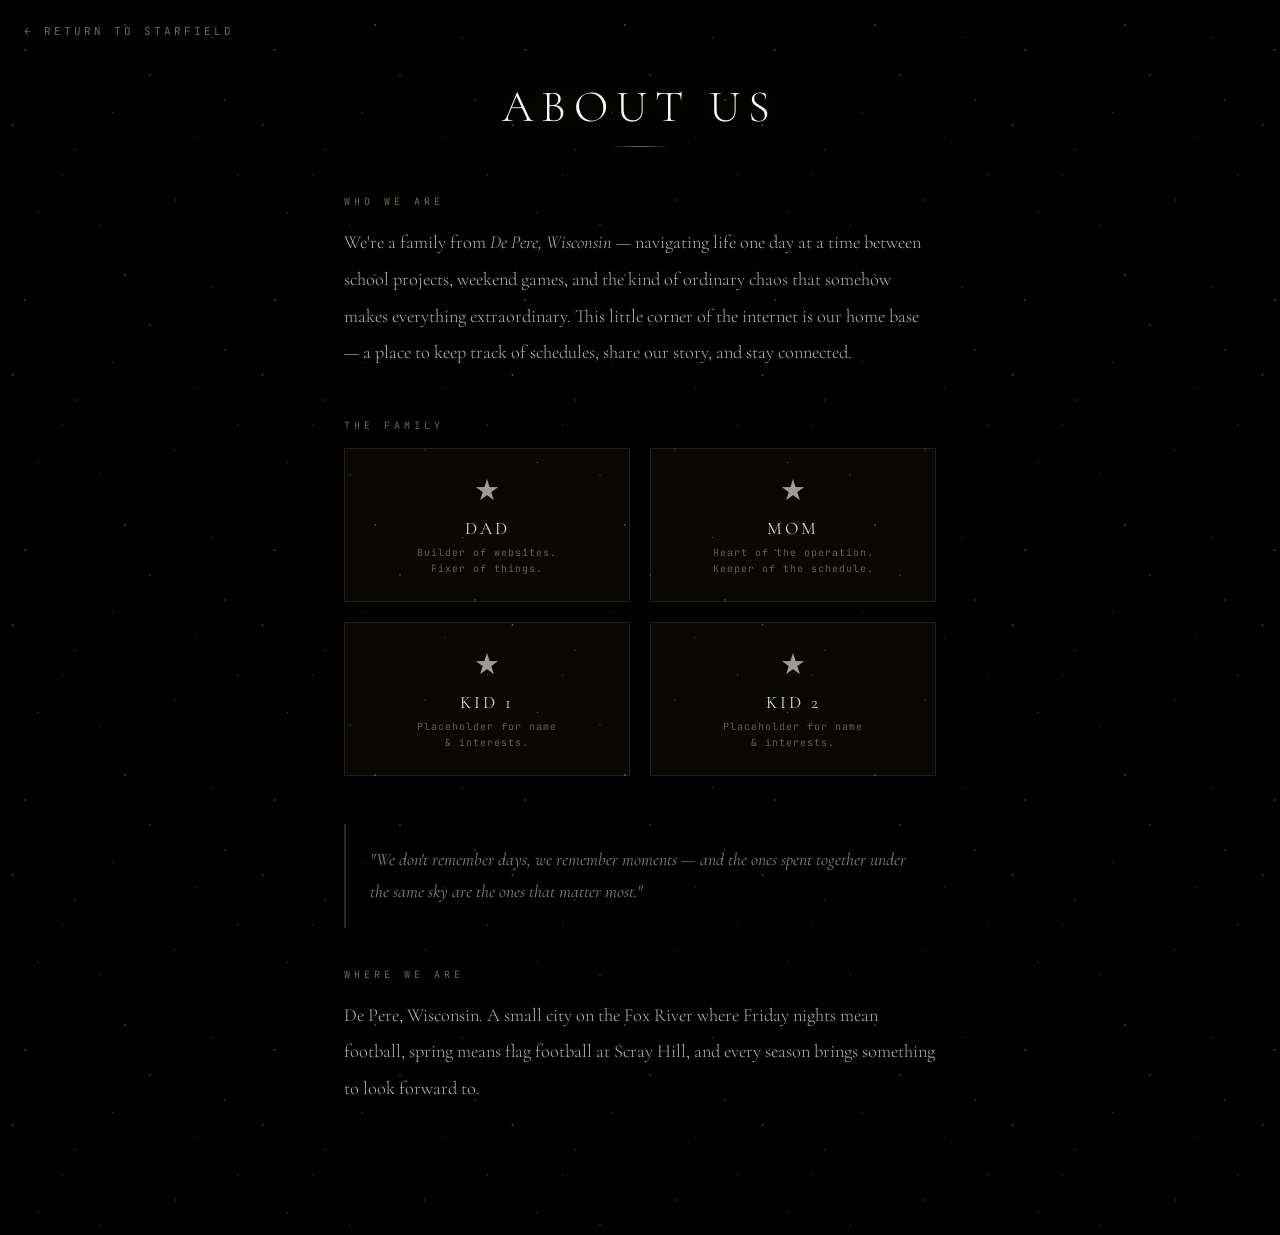
<file: about.html>
<!DOCTYPE html>
<html lang="en">
<head>
<meta charset="UTF-8">
<meta name="viewport" content="width=device-width, initial-scale=1.0">
<title>About Us</title>
<link rel="stylesheet" href="starfield.css">
</head>
<body>

<a href="index.html" class="back-link back-link--gold">Return to Starfield</a>

<div class="page-container">
  <h1 class="page-title page-title--gold">About Us</h1>
  <div class="divider divider--gold"></div>

  <p class="section-label section-label--gold">Who We Are</p>
  <p class="body-text">
    We're a family from <em class="em--gold">De Pere, Wisconsin</em> — navigating life one day at a time between school projects,
    weekend games, and the kind of ordinary chaos that somehow makes everything extraordinary. This little corner
    of the internet is our home base — a place to keep track of schedules, share our story, and stay connected.
  </p>

  <p class="section-label section-label--gold">The Family</p>
  <div class="family-grid">
    <div class="family-card">
      <div class="icon">★</div>
      <div class="member-name">Dad</div>
      <div class="member-desc">Builder of websites.<br>Fixer of things.</div>
    </div>
    <div class="family-card">
      <div class="icon">★</div>
      <div class="member-name">Mom</div>
      <div class="member-desc">Heart of the operation.<br>Keeper of the schedule.</div>
    </div>
    <div class="family-card">
      <div class="icon">★</div>
      <div class="member-name">Kid 1</div>
      <div class="member-desc">Placeholder for name<br>&amp; interests.</div>
    </div>
    <div class="family-card">
      <div class="icon">★</div>
      <div class="member-name">Kid 2</div>
      <div class="member-desc">Placeholder for name<br>&amp; interests.</div>
    </div>
  </div>

  <div class="quote-block">
    "We don't remember days, we remember moments — and the ones spent together under the same sky are the ones that matter most."
  </div>

  <p class="section-label section-label--gold">Where We Are</p>
  <p class="body-text">
    De Pere, Wisconsin. A small city on the Fox River where Friday nights mean football, spring means
    flag football at Scray Hill, and every season brings something to look forward to.
  </p>
</div>

</body>
</html>
</file>
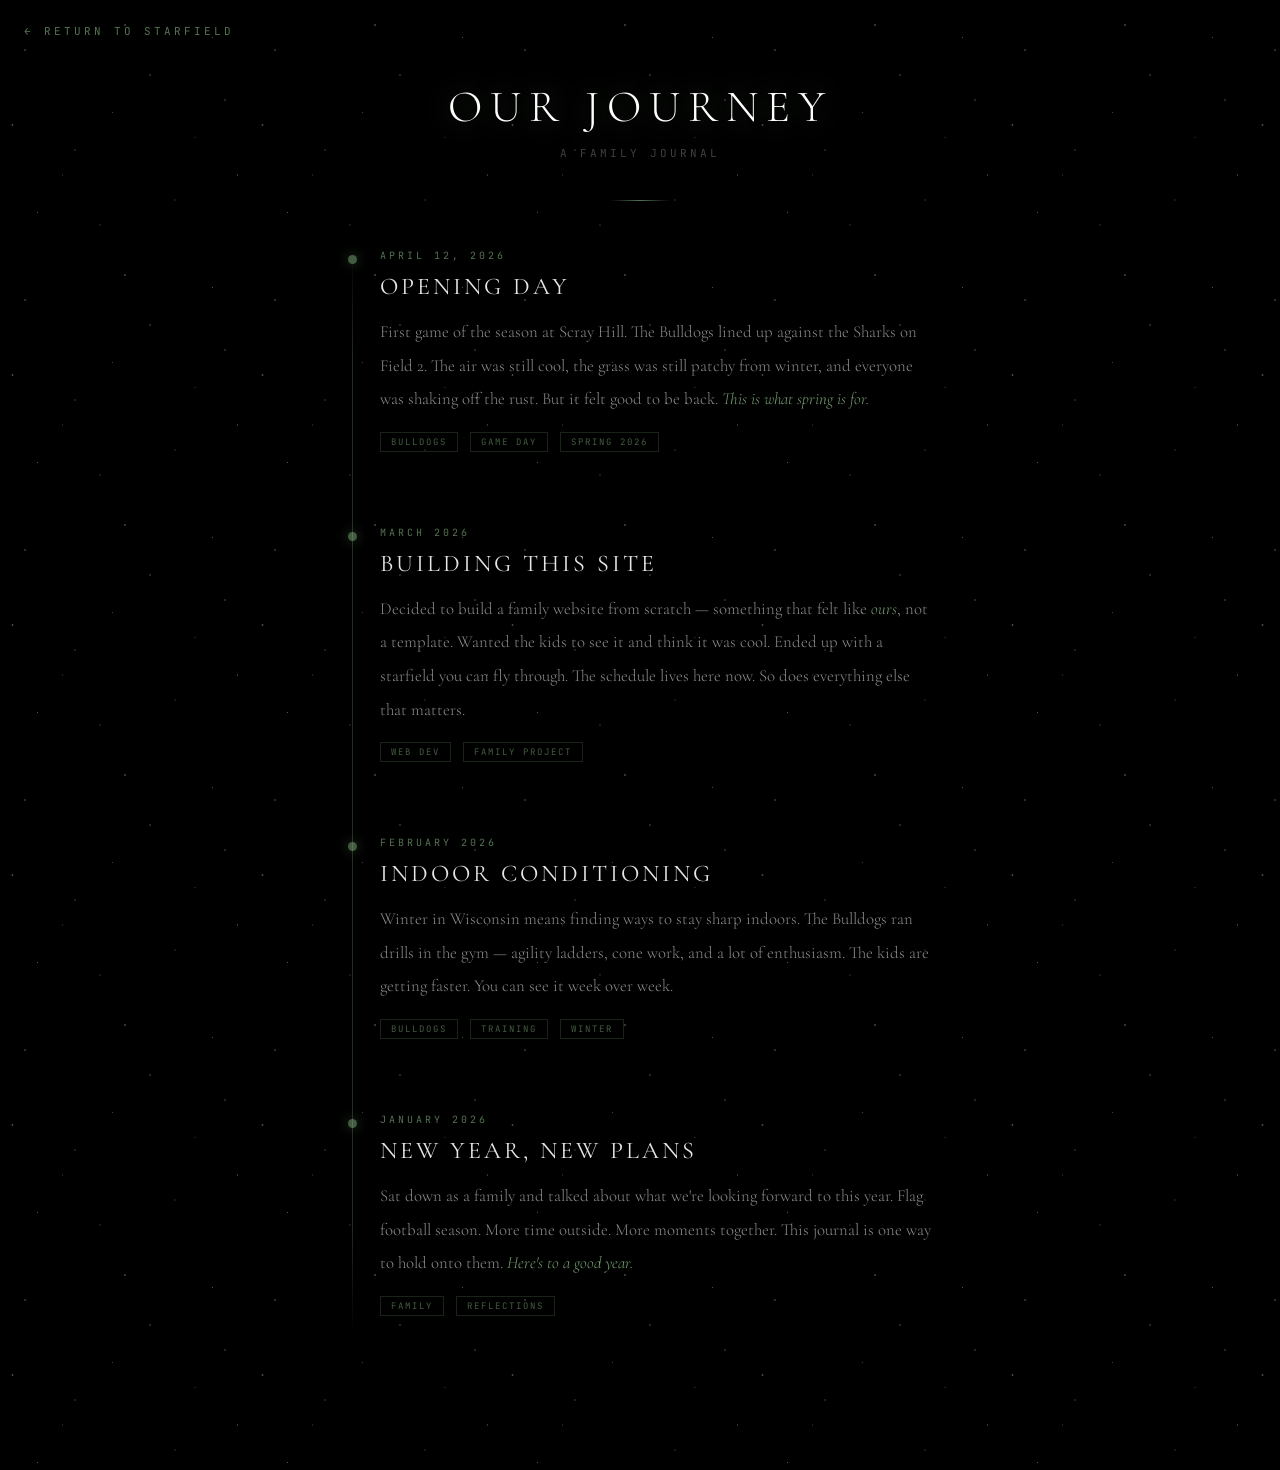
<file: journey.html>
<!DOCTYPE html>
<html lang="en">
<head>
<meta charset="UTF-8">
<meta name="viewport" content="width=device-width, initial-scale=1.0">
<title>Our Journey</title>
<link rel="stylesheet" href="starfield.css">
</head>
<body>

<a href="index.html" class="back-link back-link--green">Return to Starfield</a>

<div class="page-container">
  <h1 class="page-title page-title--green">Our Journey</h1>
  <p class="page-subtitle">A family journal</p>
  <div class="divider divider--green"></div>

  <div class="timeline">

    <div class="journal-entry">
      <div class="entry-date">April 12, 2026</div>
      <div class="entry-title">Opening Day</div>
      <div class="entry-body">
        First game of the season at Scray Hill. The Bulldogs lined up against the Sharks on Field 2.
        The air was still cool, the grass was still patchy from winter, and everyone was shaking off
        the rust. But it felt good to be back. <em>This is what spring is for.</em>
      </div>
      <div class="entry-tags">
        <span>Bulldogs</span>
        <span>Game Day</span>
        <span>Spring 2026</span>
      </div>
    </div>

    <div class="journal-entry">
      <div class="entry-date">March 2026</div>
      <div class="entry-title">Building This Site</div>
      <div class="entry-body">
        Decided to build a family website from scratch — something that felt like <em>ours</em>, not
        a template. Wanted the kids to see it and think it was cool. Ended up with a starfield you
        can fly through. The schedule lives here now. So does everything else that matters.
      </div>
      <div class="entry-tags">
        <span>Web Dev</span>
        <span>Family Project</span>
      </div>
    </div>

    <div class="journal-entry">
      <div class="entry-date">February 2026</div>
      <div class="entry-title">Indoor Conditioning</div>
      <div class="entry-body">
        Winter in Wisconsin means finding ways to stay sharp indoors. The Bulldogs ran drills in the
        gym — agility ladders, cone work, and a lot of enthusiasm. The kids are getting faster. You
        can see it week over week.
      </div>
      <div class="entry-tags">
        <span>Bulldogs</span>
        <span>Training</span>
        <span>Winter</span>
      </div>
    </div>

    <div class="journal-entry">
      <div class="entry-date">January 2026</div>
      <div class="entry-title">New Year, New Plans</div>
      <div class="entry-body">
        Sat down as a family and talked about what we're looking forward to this year.
        Flag football season. More time outside. More moments together. This journal
        is one way to hold onto them. <em>Here's to a good year.</em>
      </div>
      <div class="entry-tags">
        <span>Family</span>
        <span>Reflections</span>
      </div>
    </div>

  </div>
</div>

</body>
</html>
</file>
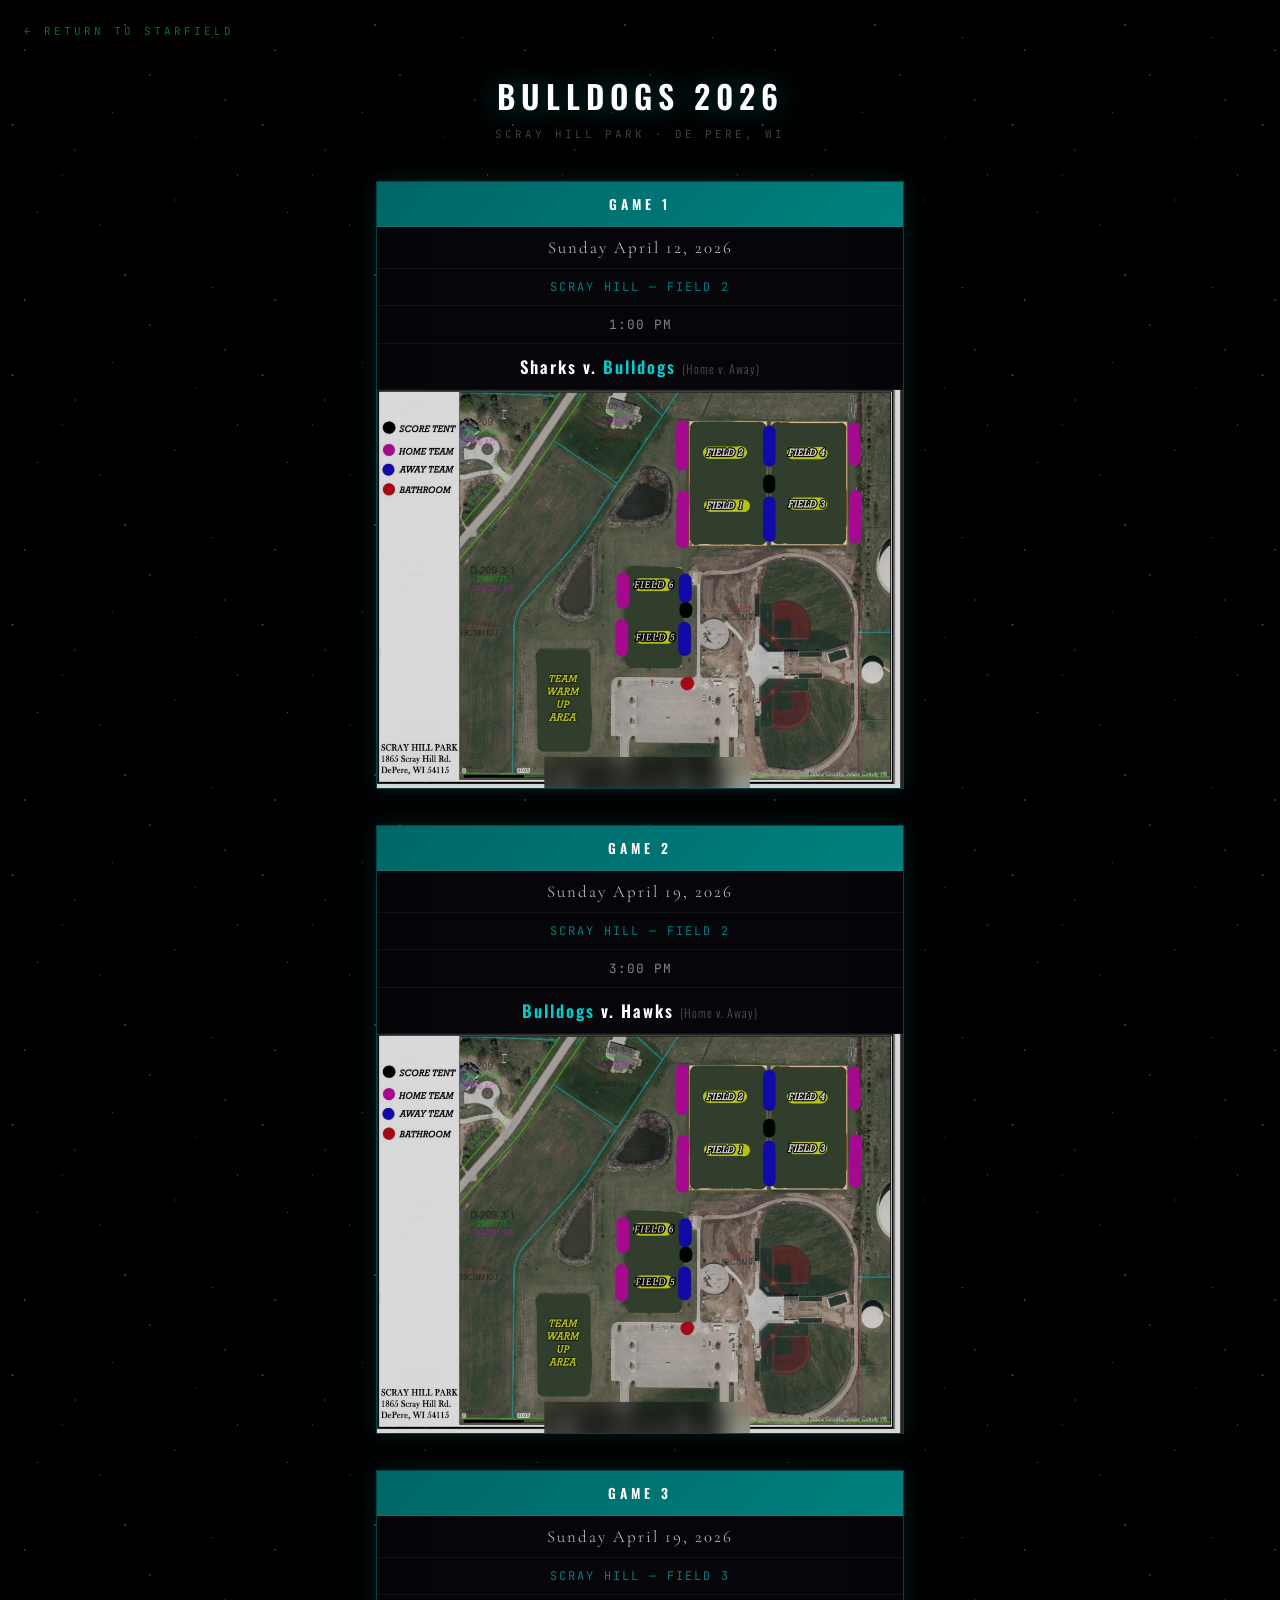
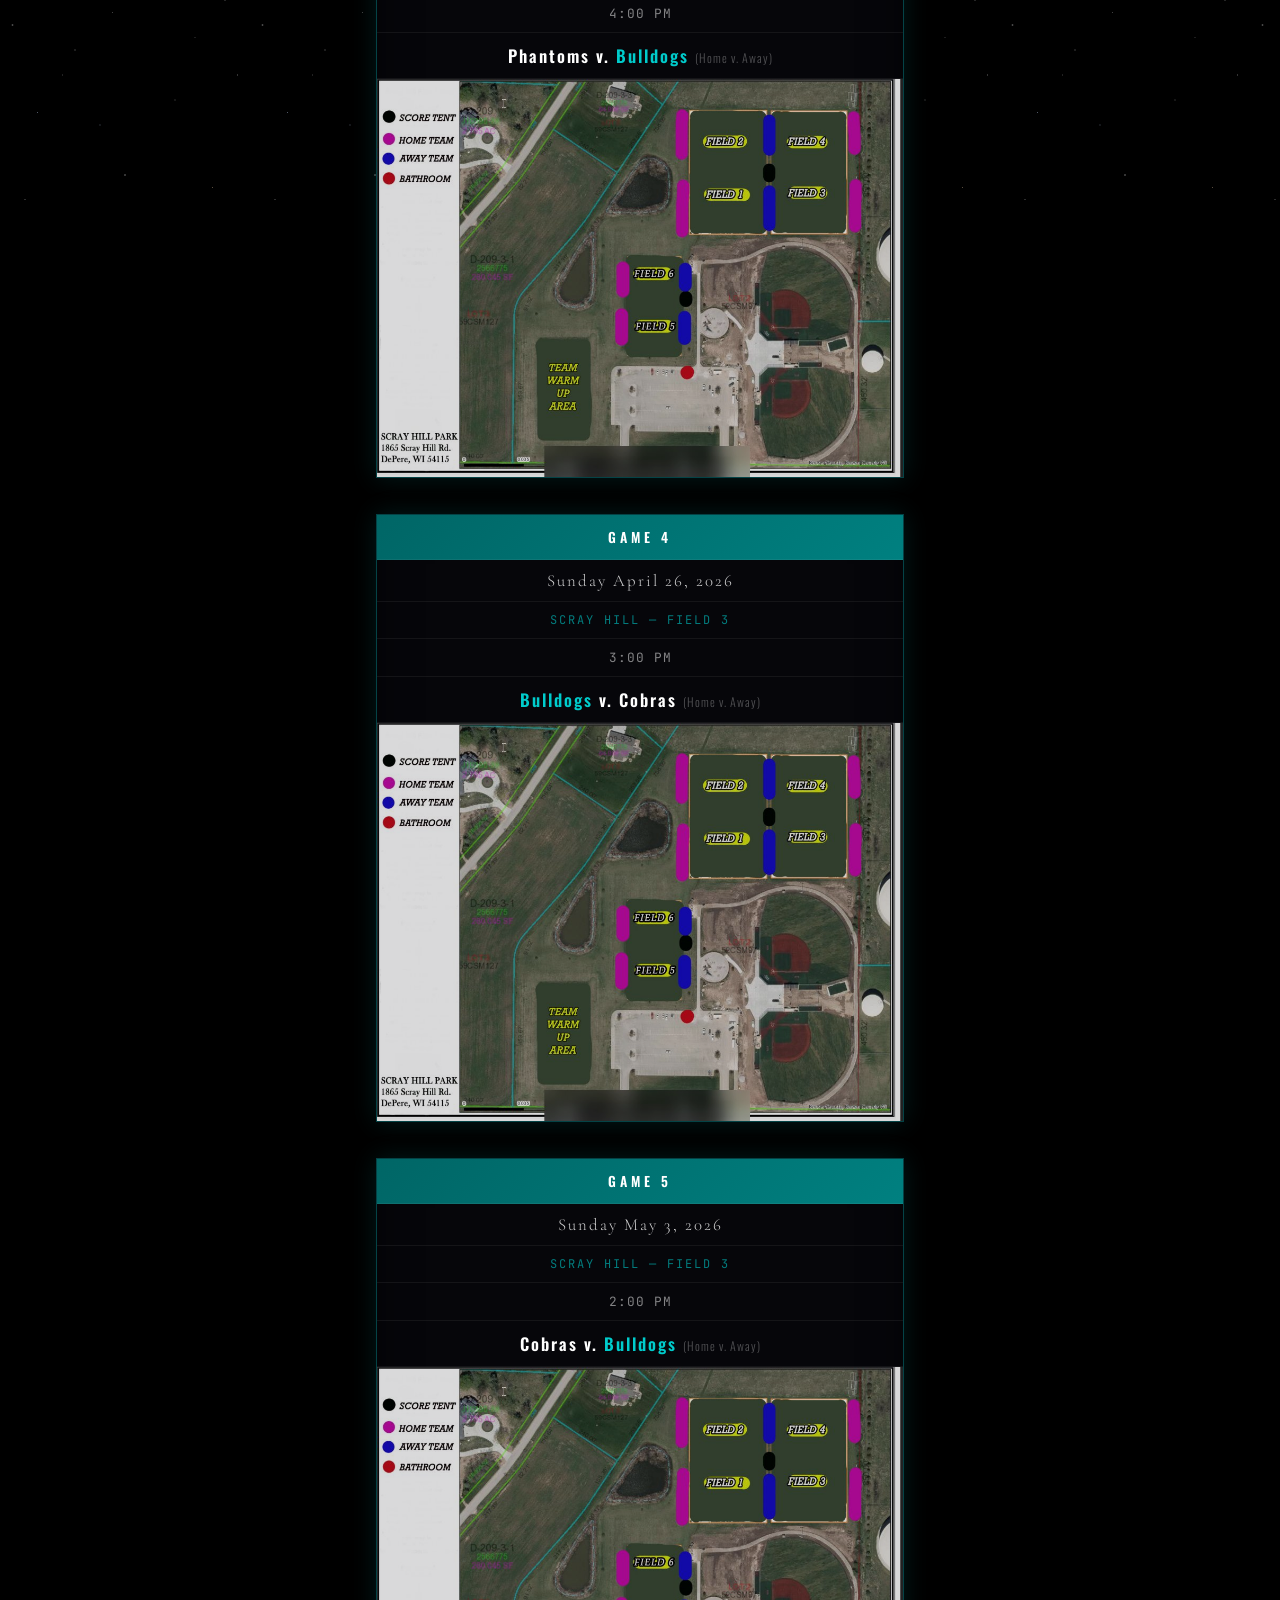
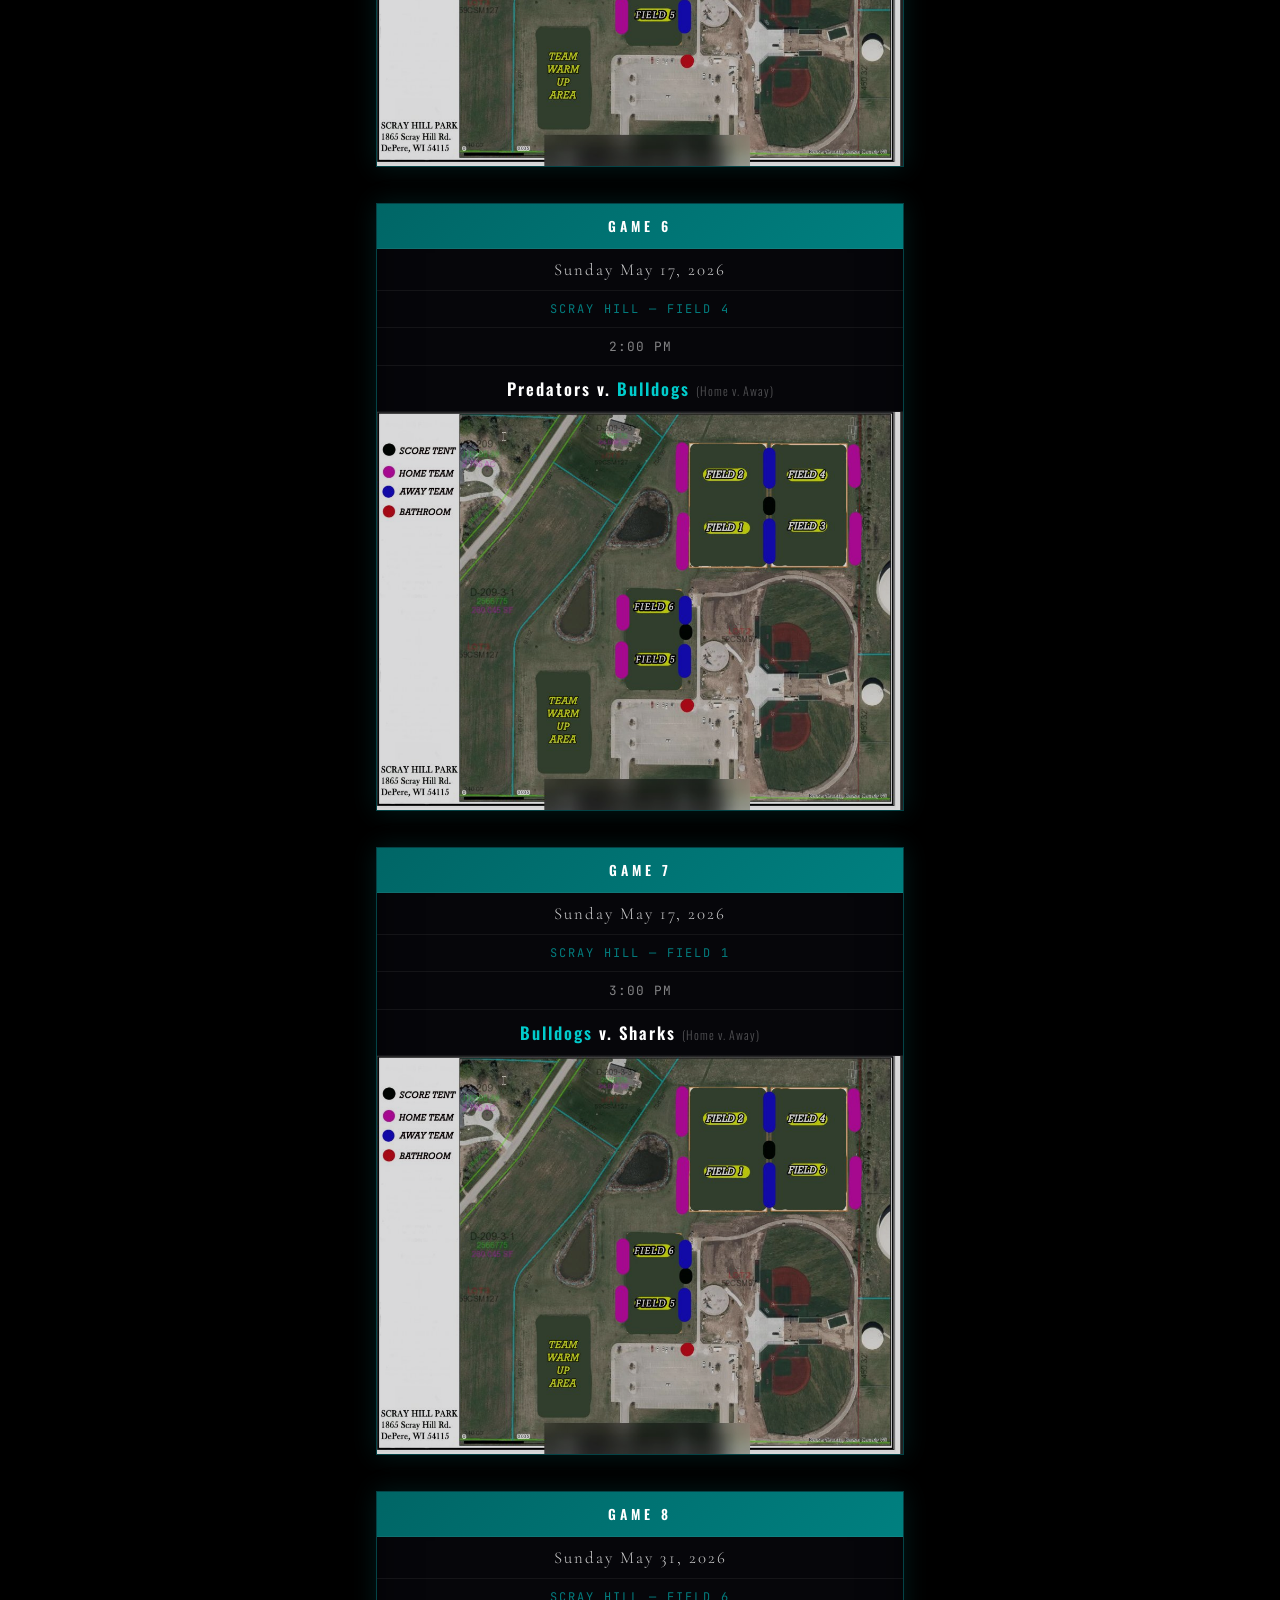
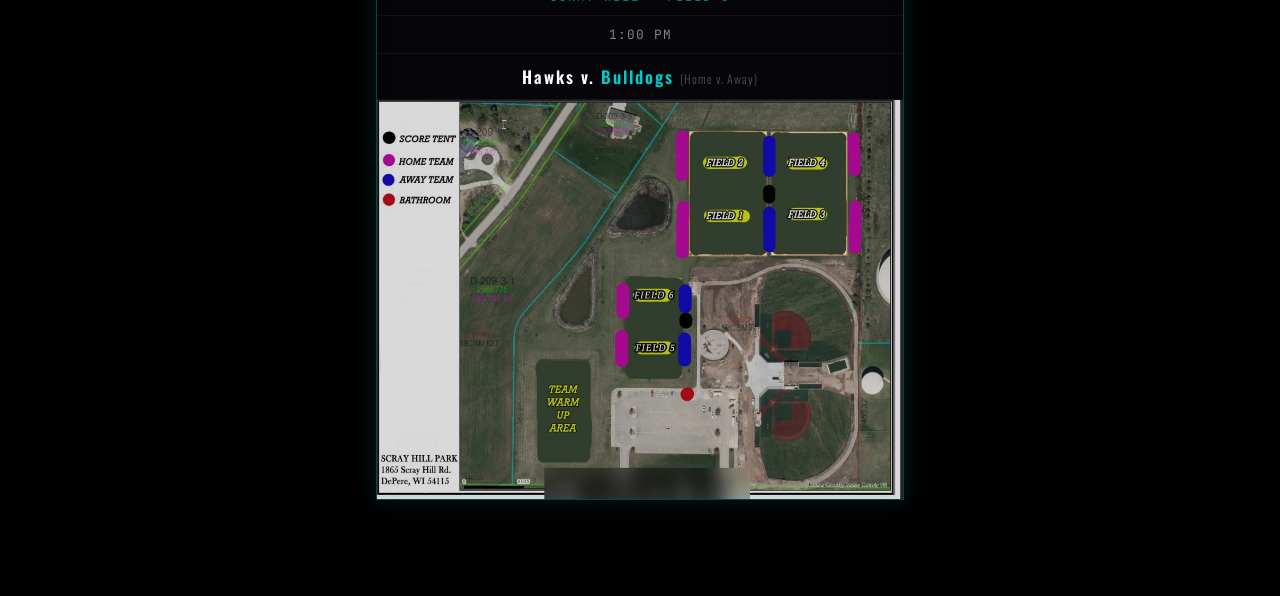
<file: schedule.html>
<!DOCTYPE html>
<html lang="en">
<head>
<meta charset="UTF-8">
<meta name="viewport" content="width=device-width, initial-scale=1.0">
<title>Bulldogs 2026 Schedule</title>
<link rel="stylesheet" href="starfield.css">
</head>
<body>

<a href="index.html" class="back-link back-link--teal">Return to Starfield</a>

<h1 class="page-title page-title--teal page-title--schedule">Bulldogs 2026</h1>
<p class="page-subtitle">Scray Hill Park · De Pere, WI</p>

<div id="games"></div>

<script>
  const games = [
    { date: "4/12/2026", time: "1:00 PM", field: "2", home: "Sharks",    away: "Bulldogs" },
    { date: "4/19/2026", time: "3:00 PM", field: "2", home: "Bulldogs",  away: "Hawks"    },
    { date: "4/19/2026", time: "4:00 PM", field: "3", home: "Phantoms",  away: "Bulldogs" },
    { date: "4/26/2026", time: "3:00 PM", field: "3", home: "Bulldogs",  away: "Cobras"   },
    { date: "5/3/2026",  time: "2:00 PM", field: "3", home: "Cobras",    away: "Bulldogs" },
    { date: "5/17/2026", time: "2:00 PM", field: "4", home: "Predators", away: "Bulldogs" },
    { date: "5/17/2026", time: "3:00 PM", field: "1", home: "Bulldogs",  away: "Sharks"   },
    { date: "5/31/2026", time: "1:00 PM", field: "6", home: "Hawks",     away: "Bulldogs" },
  ];

  const DAYS   = ["Sunday","Monday","Tuesday","Wednesday","Thursday","Friday","Saturday"];
  const MONTHS = ["January","February","March","April","May","June","July","August","September","October","November","December"];

  function formatDate(dateStr) {
    const [m, d, y] = dateStr.split("/").map(Number);
    const dt = new Date(y, m - 1, d);
    return DAYS[dt.getDay()] + " " + MONTHS[dt.getMonth()] + " " + d + ", " + y;
  }

  const now = new Date();
  let nextGameIdx = -1;
  for (let i = 0; i < games.length; i++) {
    const [m, d, y] = games[i].date.split("/").map(Number);
    if (new Date(y, m - 1, d) >= new Date(now.getFullYear(), now.getMonth(), now.getDate())) {
      nextGameIdx = i; break;
    }
  }

  const container = document.getElementById("games");
  games.forEach((g, i) => {
    const card = document.createElement("div");
    card.className = "game-card";
    const homeHL = g.home === "Bulldogs" ? '<span class="bulldogs">' + g.home + '</span>' : g.home;
    const awayHL = g.away === "Bulldogs" ? '<span class="bulldogs">' + g.away + '</span>' : g.away;
    const badge = (i === nextGameIdx) ? '<span class="next-game-badge">Next Game</span>' : '';
    card.innerHTML =
      '<div class="row game-title">Game ' + (i+1) + badge + '</div>' +
      '<div class="row date-row">' + formatDate(g.date) + '</div>' +
      '<div class="row field-row">Scray Hill \u2014 Field ' + g.field + '</div>' +
      '<div class="row time-row">' + g.time + '</div>' +
      '<div class="row matchup">' + homeHL + ' v. ' + awayHL + ' <span style="color:rgba(255,255,255,0.3);font-weight:300;font-size:0.75rem;letter-spacing:1px;">(Home v. Away)</span></div>' +
      '<div class="row map-row"><img src="gamedaymap.png" alt="Scray Hill Park Map" /></div>';
    container.appendChild(card);
  });
</script>
</body>
</html>
</file>
<file: starfield.css>
@import url('https://fonts.googleapis.com/css2?family=Cormorant+Garamond:ital,wght@0,300;0,400;0,600;1,300;1,400&family=JetBrains+Mono:wght@300;400&family=Oswald:wght@400;600&display=swap');

/* ── Reset ── */
*, *::before, *::after { box-sizing: border-box; margin: 0; padding: 0; }

/* ── Base ── */
body {
  font-family: 'Cormorant Garamond', serif;
  background: #000;
  color: #fff;
  min-height: 100vh;
  overflow-x: hidden;
}

/* ── Starfield background (CSS) ── */
body::before {
  content: '';
  position: fixed;
  top: 0; left: 0;
  width: 200%; height: 200%;
  background:
    radial-gradient(1px 1px at 10% 20%, rgba(255,255,255,0.6), transparent),
    radial-gradient(1px 1px at 30% 60%, rgba(255,255,255,0.4), transparent),
    radial-gradient(1.2px 1.2px at 50% 10%, rgba(255,255,255,0.5), transparent),
    radial-gradient(1px 1px at 70% 80%, rgba(255,255,255,0.3), transparent),
    radial-gradient(1px 1px at 90% 40%, rgba(255,255,255,0.5), transparent),
    radial-gradient(1px 1px at 15% 85%, rgba(200,220,255,0.4), transparent),
    radial-gradient(1px 1px at 85% 15%, rgba(255,220,180,0.35), transparent),
    radial-gradient(0.8px 0.8px at 45% 45%, rgba(255,255,255,0.25), transparent),
    radial-gradient(1px 1px at 60% 30%, rgba(255,255,255,0.5), transparent),
    radial-gradient(0.8px 0.8px at 25% 70%, rgba(255,255,255,0.35), transparent),
    radial-gradient(1.3px 1.3px at 5% 50%, rgba(255,255,255,0.45), transparent),
    radial-gradient(0.8px 0.8px at 78% 55%, rgba(255,255,255,0.3), transparent),
    radial-gradient(1px 1px at 40% 90%, rgba(200,220,255,0.35), transparent),
    radial-gradient(1px 1px at 95% 70%, rgba(255,255,255,0.4), transparent);
  background-size: 250px 250px;
  z-index: 0;
  pointer-events: none;
  animation: drift 120s linear infinite;
}

@keyframes drift {
  from { transform: translate(0, 0); }
  to   { transform: translate(-50%, -50%); }
}

/* ── Back link ── */
.back-link {
  display: inline-block;
  margin: 24px 0 0 24px;
  font-family: 'JetBrains Mono', monospace;
  font-size: 11px;
  letter-spacing: 3px;
  text-transform: uppercase;
  text-decoration: none;
  transition: color 0.3s;
  position: relative;
  z-index: 2;
}
.back-link::before { content: '← '; }

/* Theme colors for back links */
.back-link--teal   { color: rgba(0,204,204,0.5); }
.back-link--teal:hover { color: #0cc; }
.back-link--gold   { color: rgba(240,208,128,0.5); }
.back-link--gold:hover { color: #f0d080; }
.back-link--green  { color: rgba(168,230,163,0.5); }
.back-link--green:hover { color: #a8e6a3; }

/* ── Page container ── */
.page-container {
  max-width: 640px;
  margin: 0 auto;
  padding: 40px 24px 80px;
  position: relative;
  z-index: 2;
}

/* ── Page title ── */
.page-title {
  font-weight: 300;
  font-size: 2.8rem;
  letter-spacing: 8px;
  text-transform: uppercase;
  text-align: center;
  margin-bottom: 12px;
  position: relative;
  z-index: 2;
}
.page-title--teal  { text-shadow: 0 0 30px rgba(0,204,204,0.4); }
.page-title--gold  { text-shadow: 0 0 30px rgba(240,208,128,0.3); }
.page-title--green { text-shadow: 0 0 30px rgba(168,230,163,0.3); }

/* Schedule-specific title uses Oswald */
.page-title--schedule {
  font-family: 'Oswald', sans-serif;
  font-weight: 600;
  font-size: 2rem;
  letter-spacing: 6px;
  margin-top: 32px;
  margin-bottom: 8px;
}

/* ── Subtitle / divider ── */
.page-subtitle {
  text-align: center;
  font-family: 'JetBrains Mono', monospace;
  font-size: 11px;
  letter-spacing: 3px;
  color: rgba(255,255,255,0.25);
  text-transform: uppercase;
  margin-bottom: 40px;
  position: relative;
  z-index: 2;
}

.divider {
  width: 60px;
  height: 1px;
  margin: 0 auto 48px;
}
.divider--gold  { background: linear-gradient(to right, transparent, rgba(240,208,128,0.5), transparent); }
.divider--green { background: linear-gradient(to right, transparent, rgba(168,230,163,0.5), transparent); }
.divider--teal  { background: linear-gradient(to right, transparent, rgba(0,204,204,0.5), transparent); }

/* ── Section label ── */
.section-label {
  font-family: 'JetBrains Mono', monospace;
  font-size: 10px;
  letter-spacing: 4px;
  text-transform: uppercase;
  margin-bottom: 16px;
}
.section-label--gold  { color: rgba(240,208,128,0.5); }
.section-label--green { color: rgba(168,230,163,0.5); }

/* ── Body text ── */
.body-text {
  font-weight: 300;
  font-size: 1.15rem;
  line-height: 2;
  color: rgba(255,255,255,0.7);
  margin-bottom: 48px;
}
.body-text em--gold  { font-style: italic; color: rgba(240,208,128,0.8); }
.body-text em--green { font-style: italic; color: rgba(168,230,163,0.7); }


/* ========================================
   SCHEDULE PAGE
   ======================================== */

#games {
  max-width: 560px;
  margin: 0 auto;
  padding: 0 16px 60px;
  position: relative;
  z-index: 2;
}

.game-card {
  background: rgba(8,8,12,0.85);
  border: 1px solid rgba(0,180,180,0.35);
  margin-bottom: 36px;
  box-shadow: 0 0 24px rgba(0,180,180,0.15), inset 0 0 40px rgba(0,0,0,0.5);
  backdrop-filter: blur(6px);
  overflow: hidden;
  transition: border-color 0.4s, box-shadow 0.4s;
}
.game-card:hover {
  border-color: rgba(0,204,204,0.6);
  box-shadow: 0 0 40px rgba(0,204,204,0.25), inset 0 0 40px rgba(0,0,0,0.5);
}

.game-card .row {
  border-bottom: 1px solid rgba(255,255,255,0.06);
  text-align: center;
  padding: 10px 16px;
  font-family: 'Oswald', sans-serif;
  font-size: 0.9rem;
  color: rgba(255,255,255,0.65);
  letter-spacing: 1px;
}
.game-card .row:last-child { border-bottom: none; }

.game-card .row.game-title {
  background: linear-gradient(135deg, #006666, #008080);
  color: #fff;
  font-size: 0.85rem;
  font-weight: 600;
  text-transform: uppercase;
  letter-spacing: 4px;
  padding: 12px 16px;
}

.game-card .row.date-row {
  font-family: 'Cormorant Garamond', serif;
  font-size: 1.05rem;
  font-weight: 300;
  color: rgba(255,255,255,0.8);
  letter-spacing: 2px;
}

.game-card .row.field-row {
  font-family: 'JetBrains Mono', monospace;
  font-size: 0.75rem;
  letter-spacing: 2px;
  text-transform: uppercase;
  color: rgba(0,204,204,0.6);
}

.game-card .row.time-row {
  font-family: 'JetBrains Mono', monospace;
  font-size: 0.8rem;
  color: rgba(255,255,255,0.5);
}

.game-card .row.matchup {
  color: #fff;
  font-weight: 600;
  font-size: 1.05rem;
  letter-spacing: 2px;
}
.game-card .row.matchup .bulldogs { color: #0cc; }

.game-card .map-row { padding: 0; border-bottom: none; }
.game-card .map-row img {
  width: 100%;
  display: block;
  opacity: 0.85;
  transition: opacity 0.3s;
}
.game-card:hover .map-row img { opacity: 1; }

.next-game-badge {
  display: inline-block;
  font-family: 'JetBrains Mono', monospace;
  font-size: 9px;
  letter-spacing: 3px;
  text-transform: uppercase;
  color: #000;
  background: #0cc;
  padding: 3px 10px;
  margin-left: 10px;
  vertical-align: middle;
  animation: pulse-badge 2s ease-in-out infinite;
}
@keyframes pulse-badge {
  0%, 100% { box-shadow: 0 0 8px rgba(0,204,204,0.4); }
  50%      { box-shadow: 0 0 20px rgba(0,204,204,0.8); }
}


/* ========================================
   ABOUT PAGE
   ======================================== */

.family-grid {
  display: grid;
  grid-template-columns: 1fr 1fr;
  gap: 20px;
  margin-bottom: 48px;
}

.family-card {
  background: rgba(240,208,128,0.04);
  border: 1px solid rgba(240,208,128,0.12);
  padding: 24px;
  text-align: center;
  transition: border-color 0.3s, background 0.3s;
}
.family-card:hover {
  border-color: rgba(240,208,128,0.3);
  background: rgba(240,208,128,0.08);
}

.family-card .icon {
  font-size: 1.8rem;
  margin-bottom: 10px;
  opacity: 0.6;
}

.family-card .member-name {
  font-weight: 400;
  font-size: 1.1rem;
  letter-spacing: 3px;
  text-transform: uppercase;
  margin-bottom: 6px;
  color: rgba(255,255,255,0.85);
}

.family-card .member-desc {
  font-family: 'JetBrains Mono', monospace;
  font-size: 10px;
  letter-spacing: 1px;
  color: rgba(255,255,255,0.35);
  line-height: 1.6;
}

.quote-block {
  border-left: 2px solid rgba(240,208,128,0.2);
  padding: 20px 24px;
  margin: 40px 0;
  font-style: italic;
  font-size: 1.1rem;
  color: rgba(255,255,255,0.5);
  line-height: 1.8;
}


/* ========================================
   JOURNEY PAGE
   ======================================== */

.timeline {
  position: relative;
  padding-left: 36px;
}
.timeline::before {
  content: '';
  position: absolute;
  left: 8px; top: 0; bottom: 0;
  width: 1px;
  background: linear-gradient(to bottom, transparent, rgba(168,230,163,0.2) 10%, rgba(168,230,163,0.2) 90%, transparent);
}

.journal-entry {
  position: relative;
  margin-bottom: 56px;
  padding-bottom: 12px;
}
.journal-entry::before {
  content: '';
  position: absolute;
  left: -32px; top: 6px;
  width: 9px; height: 9px;
  background: rgba(168,230,163,0.4);
  border-radius: 50%;
  box-shadow: 0 0 12px rgba(168,230,163,0.3);
}

.entry-date {
  font-family: 'JetBrains Mono', monospace;
  font-size: 10px;
  letter-spacing: 3px;
  text-transform: uppercase;
  color: rgba(168,230,163,0.5);
  margin-bottom: 10px;
}

.entry-title {
  font-weight: 400;
  font-size: 1.5rem;
  letter-spacing: 3px;
  text-transform: uppercase;
  margin-bottom: 14px;
  color: rgba(255,255,255,0.9);
}

.entry-body {
  font-weight: 300;
  font-size: 1.05rem;
  line-height: 2;
  color: rgba(255,255,255,0.55);
}
.entry-body em { font-style: italic; color: rgba(168,230,163,0.7); }

.entry-tags { margin-top: 14px; }
.entry-tags span {
  display: inline-block;
  font-family: 'JetBrains Mono', monospace;
  font-size: 9px;
  letter-spacing: 2px;
  text-transform: uppercase;
  color: rgba(168,230,163,0.4);
  border: 1px solid rgba(168,230,163,0.15);
  padding: 3px 10px;
  margin-right: 8px;
  margin-bottom: 6px;
}


/* ── Responsive ── */
@media (max-width: 500px) {
  .page-title { font-size: 2rem; letter-spacing: 5px; }
  .page-title--schedule { font-size: 1.6rem; }
  .family-grid { grid-template-columns: 1fr; }
  .timeline { padding-left: 28px; }
  .journal-entry::before { left: -24px; }
}
</file>
